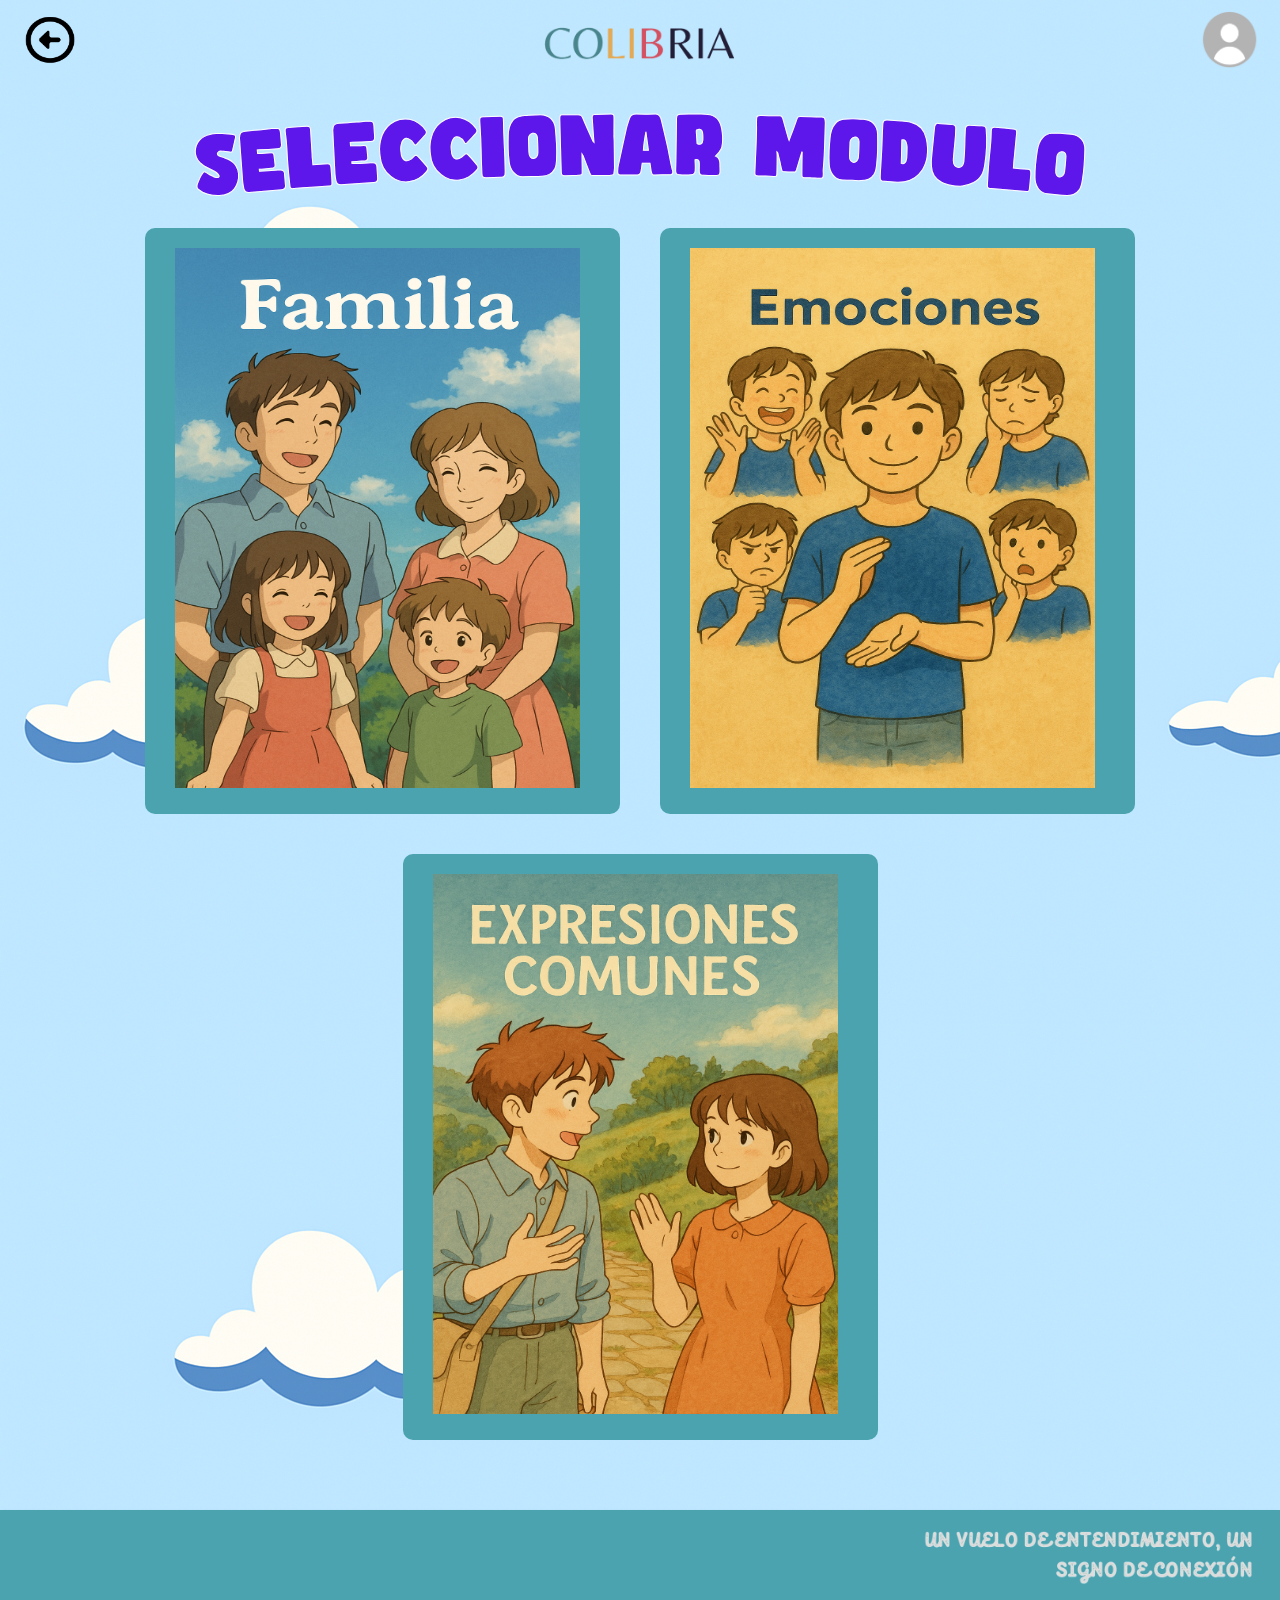
<file: SeleccionarModulo.html>
<!DOCTYPE html>
<html lang="es">

<head>
    <meta charset="UTF-8">
    <meta name="viewport" content="width=device-width, initial-scale=1.0">
    <title>Seleccionar Modulo</title>
    <link rel="icon" href="LogoColibria-removebg-preview.png" />
    <link rel="stylesheet" href="SeleccionarModulo.css">
</head>

<body background="fondonube2.png">
    <!-- header -->
    <header>
        <button class="back-button" onclick="goToInicio()"><img src="botonAtrasCircular.png" alt="Atras"></button>
        <img src="LogoEscrito.png" alt="Colibria" class="colibria-icon">
        <button class="user-button" onclick="goToPerfil()">    <img src="user-icon.png" alt="User"></button>
    </header>

    <!-- main -->
    <div class="container">

        <div class="arco-texto">
            <svg class="arco-svg" viewBox="0 0 900 150">
                <path id="arco" d="M 0,100 A 850,150 0 0,1 900,100" fill="none" />
                <text>
                    <textPath href="#arco" startOffset="50%" text-anchor="middle" class="texto-arco">
                        SELECCIONAR MODULO
                    </textPath>
                </text>
            </svg>
        </div>

        <div class="cont">
            <button class="modulo-button" onclick="seleccionarModulo('familia')">
                <img src="modulo_familia.png" alt="Modulo Familia">
            </button>
            <button class="modulo-button" onclick="seleccionarModulo('emociones')">
                <img src="modulo_emociones.png" alt="Modulo Emociones">
            </button>
            <button class="modulo-button" onclick="seleccionarModulo('expresionesComunes')">
                <img src="modulo_expresionesComunes.png" alt="Modulo Expresiones Comunes">
            </button>

        </div>
            
            
    </div>
    <!-- Footer Section -->
    <footer>
        <div class="footer-container">
            <div class="footer-phrase">
                <img src="pieFrase.png" alt="frase">
            </div>
        </div>
    </footer>
</body>

</html>

<script>
    function seleccionarModulo(nombreModulo) {
    localStorage.setItem("moduloSeleccionado", nombreModulo);
    window.location.href = "SeleccionarNivel.html"; // Ir a seleccionar nivel
    }
    function goToPerfil() {
        window.location.href = "perfil.html";
    }
    function goToInicio() {
    window.location.href = "/private-chat.html";
}

</script>
</file>
<file: SeleccionarModulo.css>
* {
    margin: 0;
    padding: 0;
    box-sizing: border-box;
}

html,body{
    height: 100%;
    margin: 0;
}

body{
    font-family: Belleza;
    text-align: center;
    display: flex;
    flex-direction: column;
    
}

/*header*/
header{
    display: flex;
    justify-content: space-between;
    align-items: center;
    padding: 10px 20px;
}

.colibria-icon {
    align-items: center;
    inline-size: 200px;
    margin-block-start: 5px;
    text-align: center;
}

.back-button {
    background: none;
    border: none;
    cursor: pointer;
}

.user-button{
    background: none;
    border: none;
    cursor: pointer;
}

.back-button img{
    width: 60px;
    height: 50px;
}

.user-button img{
    width: 60px;
    height: 60px;
}

/* Content */
.container{
    display: flex;
    align-items: center;
    justify-content: center;
    flex-direction: column;
    margin: 0px 50px 50px 50px;
    flex: 1;
    padding: 20px;
    box-sizing: border-box;
}

.arco-svg {
    width: 100%; /* Escala proporcionalmente */
    max-width: 900px; /* Máximo ancho */
    height: 150px; /* Ajusta la altura automáticamente */
}

.arco-texto {
    display: flex;
    justify-content: center;
    align-items: center;
    margin-top: -5px;
    margin-bottom: 20px;
}

.texto-arco {
    font-family: 'Comicy';
    font-size: 4.5em; 
    fill: #5e17eb; 
    stroke: white;
}

.texto-medio{
    font-family: 'Comicy';
    font-size: 2em; 
    color: #231f20;
    margin-bottom: 20px;
    margin-top: -60px; 
}

.cont{
    display: flex;
    flex-wrap: wrap;
    align-items: center;
    justify-content: center;
    gap: 40px;
    margin-top: -40px;
}

/* Botones de selección */
.modulo-button {
    background-color: #4AA3AF;
    border: none;
    padding: 20px 30px;
    font-size: 1.5em;
    cursor: pointer;
    border-radius: 10px;
    transition: background-color 0.3s ease, transform 0.2s ease;
}

.modulo-button:hover {
    background-color: #3b8a95;
    transform: scale(1.05);
}

.modulo-button img {
    height: 60vh;
    width: 45vh;
    margin-right: 10px;
}

/* Fondo oscuro cuando aparece un mensaje */
.overlay {
    display: none;
    position: fixed;
    top: 0;
    left: 0;
    width: 100%;
    height: 100%;
    background: rgba(0, 0, 0, 0.5);
    z-index: 999;
}


/* Footer */

footer {
    background-color: #4AA3AF;
    padding: 10px 20px;
    display: flex;
    justify-content: center;
    align-items: baseline;
    box-shadow: 0 2px 4px rgba(0, 0, 0, 0.1);
    bottom: 0;
    width: 100%;
}

.footer-container {
    display: flex;
    align-items: baseline;
    justify-content: right;
    width: 100%;
}

.footer-phrase img {
    float: left;
    height: 70px;
    object-fit: contain;
}

@font-face {
    font-family: 'Comicy';
    src: url('fonts/Comicy.ttf') format('truetype');
}


@media (max-width: 768px) {

    .colibria-icon {
        width: 150px;
    }

    .back-button img {
        width: 40px;
        height: 38px;
    }  

    .user-button img {
        width: 30px;
        height: 30px;
    }  

 /* Cambia el texto para que sean dos líneas */

    .arco-texto{
        margin-left: -40px;
    }

    .texto-arco {
        font-size: 4.5em; /* Reduce el tamaño */
        white-space: pre-wrap; /* Permite que el texto se divida */
    }

    textPhat{
        letter-spacing: 0.5px; /* Ajusta el espaciado */
    }

    .texto-arco textPath {
        letter-spacing: 0.5px; /* Ajusta el espaciado */
    }

    .arco-svg path#arco {
        d: path("M 0,120 A 850,180 0 0,1 900,120"); /* Arco ajustado */
    }

    .modulo-button {
    padding: 10px 15px;
    }

    .modulo-button img {
        height: 50vh;
        width: 30vh;
        margin-right: 10px;
    }

      .footer-phrase img {
    height: 50px;
    }
}
</file>
